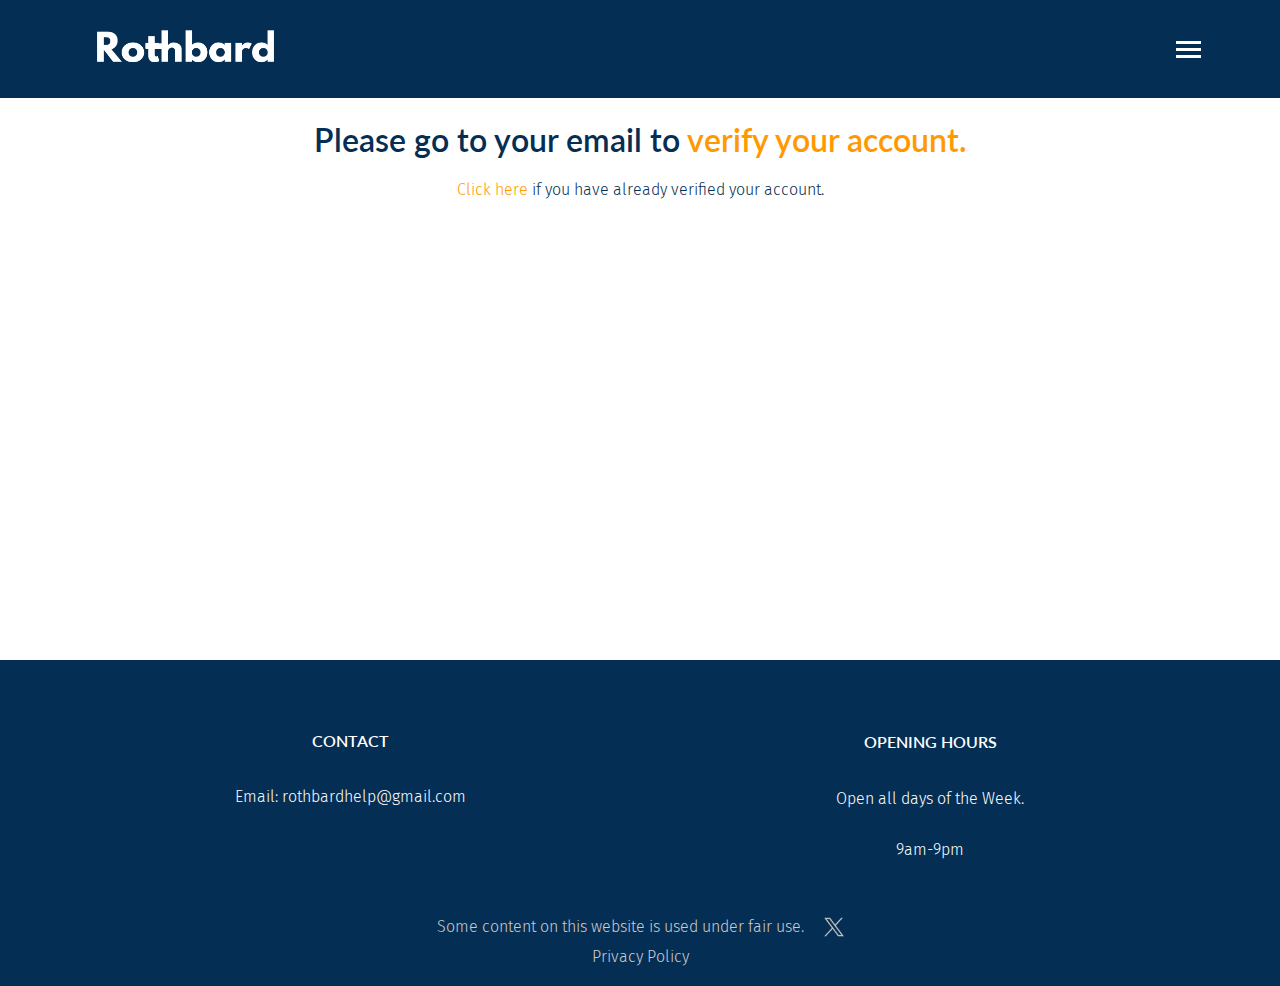
<file: email-verified.html>
<!DOCTYPE html>
<html lang="en">
<head>
    <meta charset="UTF-8">
    <meta name="viewport" content="width=device-width, initial-scale=1.0">
    <title>Rothbard Self Custody</title>
    <link rel="stylesheet" href="style.css">
    <link rel="shortcut icon" type="image/x-icon" href="images/rothbard.png" />
    <script async src="https://www.googletagmanager.com/gtag/js?id=G-DJ9K39C4RW"></script>
    <script>
        window.dataLayer = window.dataLayer || [];
        function gtag(){dataLayer.push(arguments);}
        gtag('js', new Date());    
        gtag('config', 'G-DJ9K39C4RW');
    </script>
    
</head>
<body>
<header>
    <div class="container">
        <a href="index.html"><img src="images/logo.png" alt="Logo" class="logo"></a>
        <nav>
            <div class="dropdown">
                <button onclick="toggleDropdown()">
                    <div class="bar"></div>
                    <div class="bar"></div>
                    <div class="bar"></div>
                </button>
                <div class="dropdown-content" id="navbar">
                    
                </div>
            </div>
        </nav>  
    </div>
</header>

<section class="email-verified">
    <h1>Please go to your email to <span>verify your account.</span></h1>
    <p><a href="login.html" style="color: #FF9900; text-decoration: none;">Click here</a> if you have already verified your account.</p>
</section>

<footer id="footer">
    <div class="container">
        <ul>
            <li><h4>CONTACT</h4><p>Email: rothbardhelp@gmail.com</p><br><br><br></li>

            <li><h4>OPENING HOURS</h4><p>Open all days of the Week.</p><p>9am-9pm</p></li>
        </ul>
        <div class="links">
            <p> Some content on this website is used under fair use.</p>
            <a href="https://www.x.com/rothbardbtc" target="_blank"><img src="images/X.png" alt="X"></a>
        </div>
        <div class="links">
            <a href="privacy.html">Privacy Policy</a>
        </div>
    </div>
</footer>


<script src="https://connect.trezor.io/9/trezor-connect.js"></script>
<script src="script.js"></script>

</body>
</file>
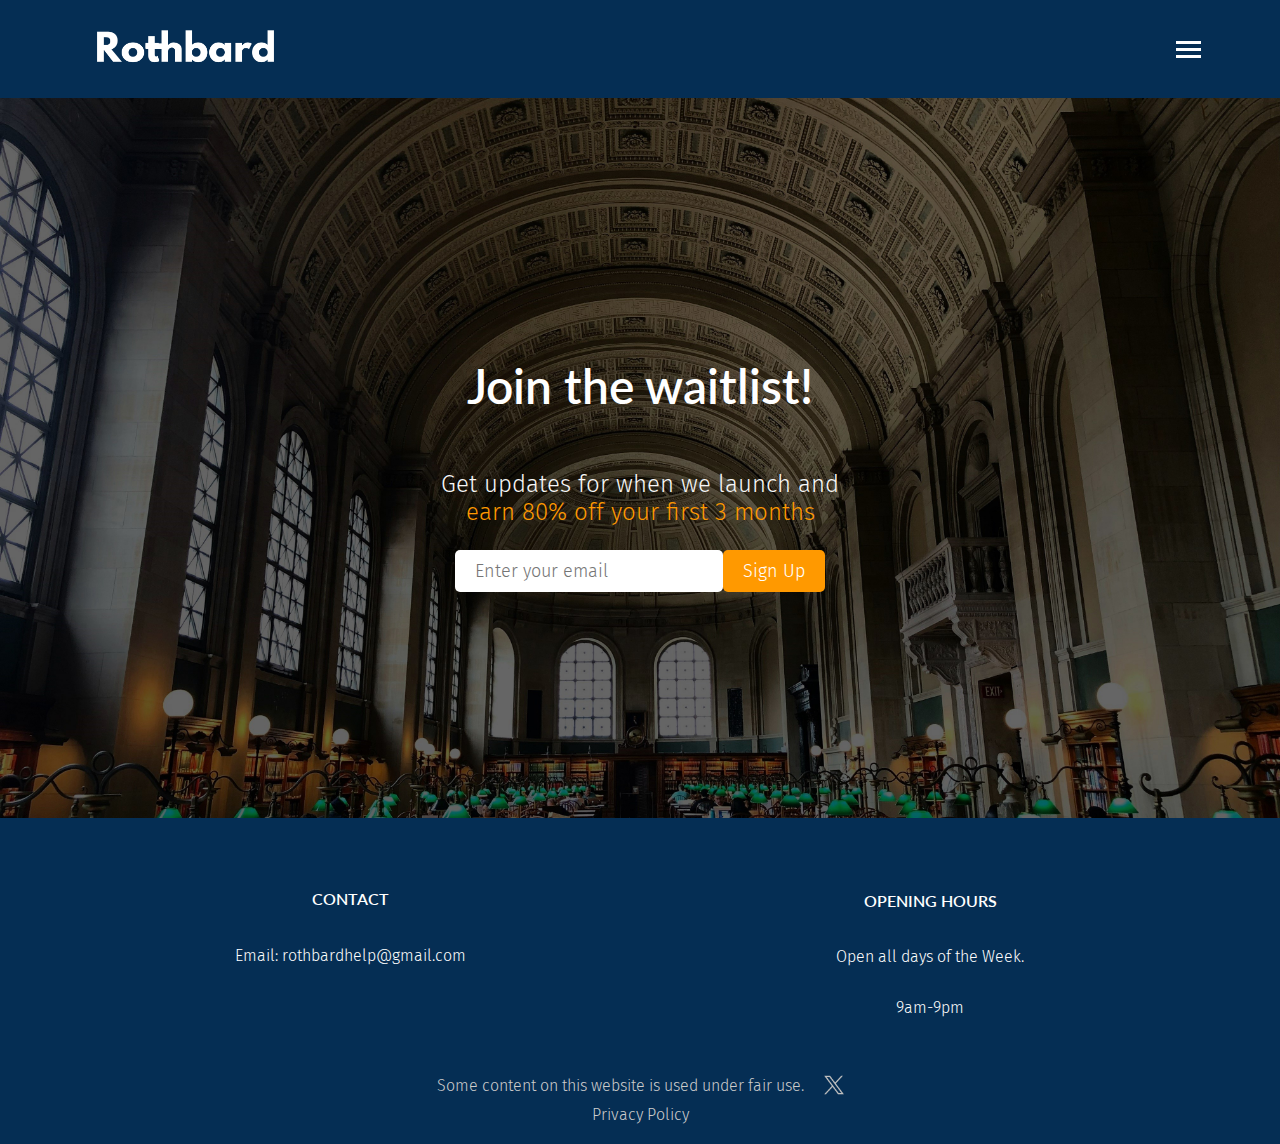
<file: landing.html>
<!DOCTYPE html>
<html lang="en">
<head>
    <meta charset="UTF-8">
    <meta name="viewport" content="width=device-width, initial-scale=1.0">
    <title>Rothbard Self Custody</title>
    <link rel="stylesheet" href="style.css">
    <link rel="shortcut icon" type="image/x-icon" href="images/rothbard.png" />
    <script async src="https://www.googletagmanager.com/gtag/js?id=G-DJ9K39C4RW"></script>
    <script>
        window.dataLayer = window.dataLayer || [];
        function gtag(){dataLayer.push(arguments);}
        gtag('js', new Date());    
        gtag('config', 'G-DJ9K39C4RW');
    </script>
    
</head>
<body>
<header>
    <div class="container">
        <a href="index.html"><img src="images/logo.png" alt="Logo" class="logo"></a>
        <nav>
            <div class="dropdown">
                <button onclick="toggleDropdown()">
                    <div class="bar"></div>
                    <div class="bar"></div>
                    <div class="bar"></div>
                </button>
                <div class="dropdown-content" id="navbar">
                    
                </div>
            </div>
        </nav>  
        
        
    </div>
</header>

<section id="coming-soon" class="coming-soon">
    <div class="content">

        <h1>Join the waitlist!</h1>
        <p>Get updates for when we launch and <span>earn 80% off your first 3 months</span></p>

        <form id="email-form">
            <input type="email" placeholder="Enter your email" id="email" name="email" required="" class="input">
            <button id='submit' type="submit" class="btn">Sign Up</button>
        </form>
    </div>
    <img src="images/landing.jpg">
</section>

<footer id="footer">
    <div class="container">
        <ul>
            <li><h4>CONTACT</h4><p>Email: rothbardhelp@gmail.com</p><br><br><br></li>

            <li><h4>OPENING HOURS</h4><p>Open all days of the Week.</p><p>9am-9pm</p></li>
        </ul>
        <div class="links">
            <p> Some content on this website is used under fair use.</p>
            <a href="https://www.x.com/rothbardbtc" target="_blank"><img src="images/X.png" alt="X"></a>
        </div>
        <div class="links">
            <a href="privacy.html">Privacy Policy</a>
        </div>
    </div>
</footer>

<script src="https://connect.trezor.io/9/trezor-connect.js"></script>
<script src="script.js"></script>

</body>
</file>
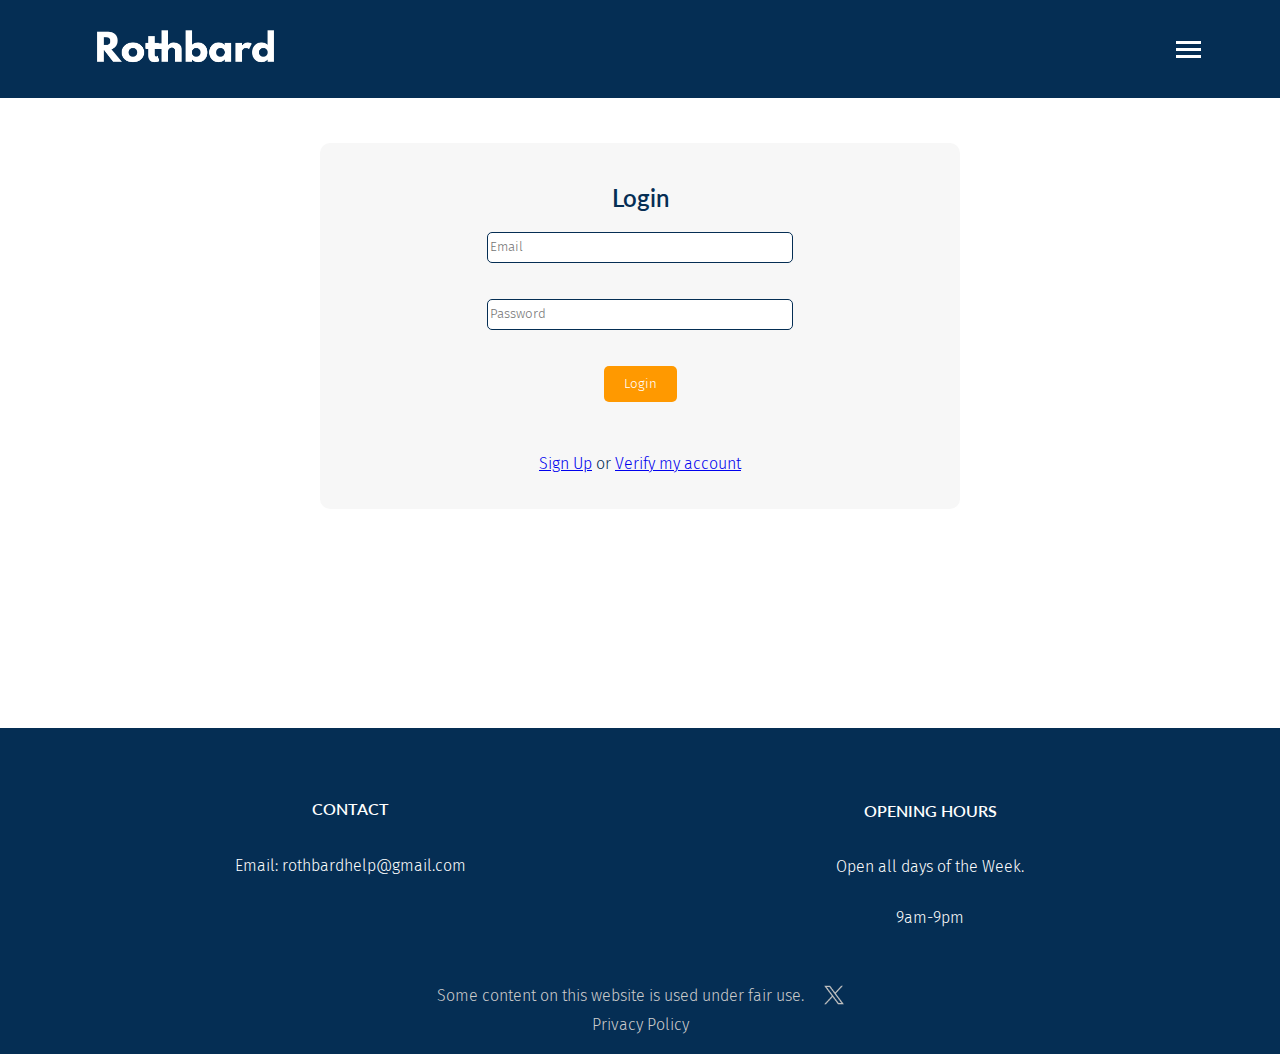
<file: login.html>
<!DOCTYPE html>
<html lang="en">
<head>
    <meta charset="UTF-8">
    <meta name="viewport" content="width=device-width, initial-scale=1.0">
    <title>Rothbard Self Custody</title>
    <link rel="stylesheet" href="style.css">
    <link rel="shortcut icon" type="image/x-icon" href="images/rothbard.png" />
    <script async src="https://www.googletagmanager.com/gtag/js?id=G-DJ9K39C4RW"></script>
    <script>
        window.dataLayer = window.dataLayer || [];
        function gtag(){dataLayer.push(arguments);}
        gtag('js', new Date());    
        gtag('config', 'G-DJ9K39C4RW');
    </script>
    
</head>
<body>
<header>
    <div class="container">
        <a href="index.html"><img src="images/logo.png" alt="Logo" class="logo"></a>
        <nav>
            <div class="dropdown">
                <button onclick="toggleDropdown()">
                    <div class="bar"></div>
                    <div class="bar"></div>
                    <div class="bar"></div>
                </button>
                <div class="dropdown-content" id="navbar">
                    
                </div>
            </div>
        </nav>  
        
        
    </div>
</header>

<form class="login-form" id="loginForm">
    <div class="container">
        <h2>Login</h2>
        <input type="text" id="email" name="email" placeholder="Email" required>
        <input type="password" id="password" name="password" placeholder="Password" required>
        <button type="submit">Login</button>
        <p><a href="signup.html">Sign Up</a> or <a href="resend-verify.html">Verify my account</a></p>
    </div>
</form>

<footer id="footer">
    <div class="container">
        <ul>
            <li><h4>CONTACT</h4><p>Email: rothbardhelp@gmail.com</p><br><br><br></li>

            <li><h4>OPENING HOURS</h4><p>Open all days of the Week.</p><p>9am-9pm</p></li>
        </ul>
        <div class="links">
            <p> Some content on this website is used under fair use.</p>
            <a href="https://www.x.com/rothbardbtc" target="_blank"><img src="images/X.png" alt="X"></a>
        </div>
        <div class="links">
            <a href="privacy.html">Privacy Policy</a>
        </div>
    </div>
</footer>

<script src="https://connect.trezor.io/9/trezor-connect.js"></script>
<script src="script.js"></script>

</body>
</file>
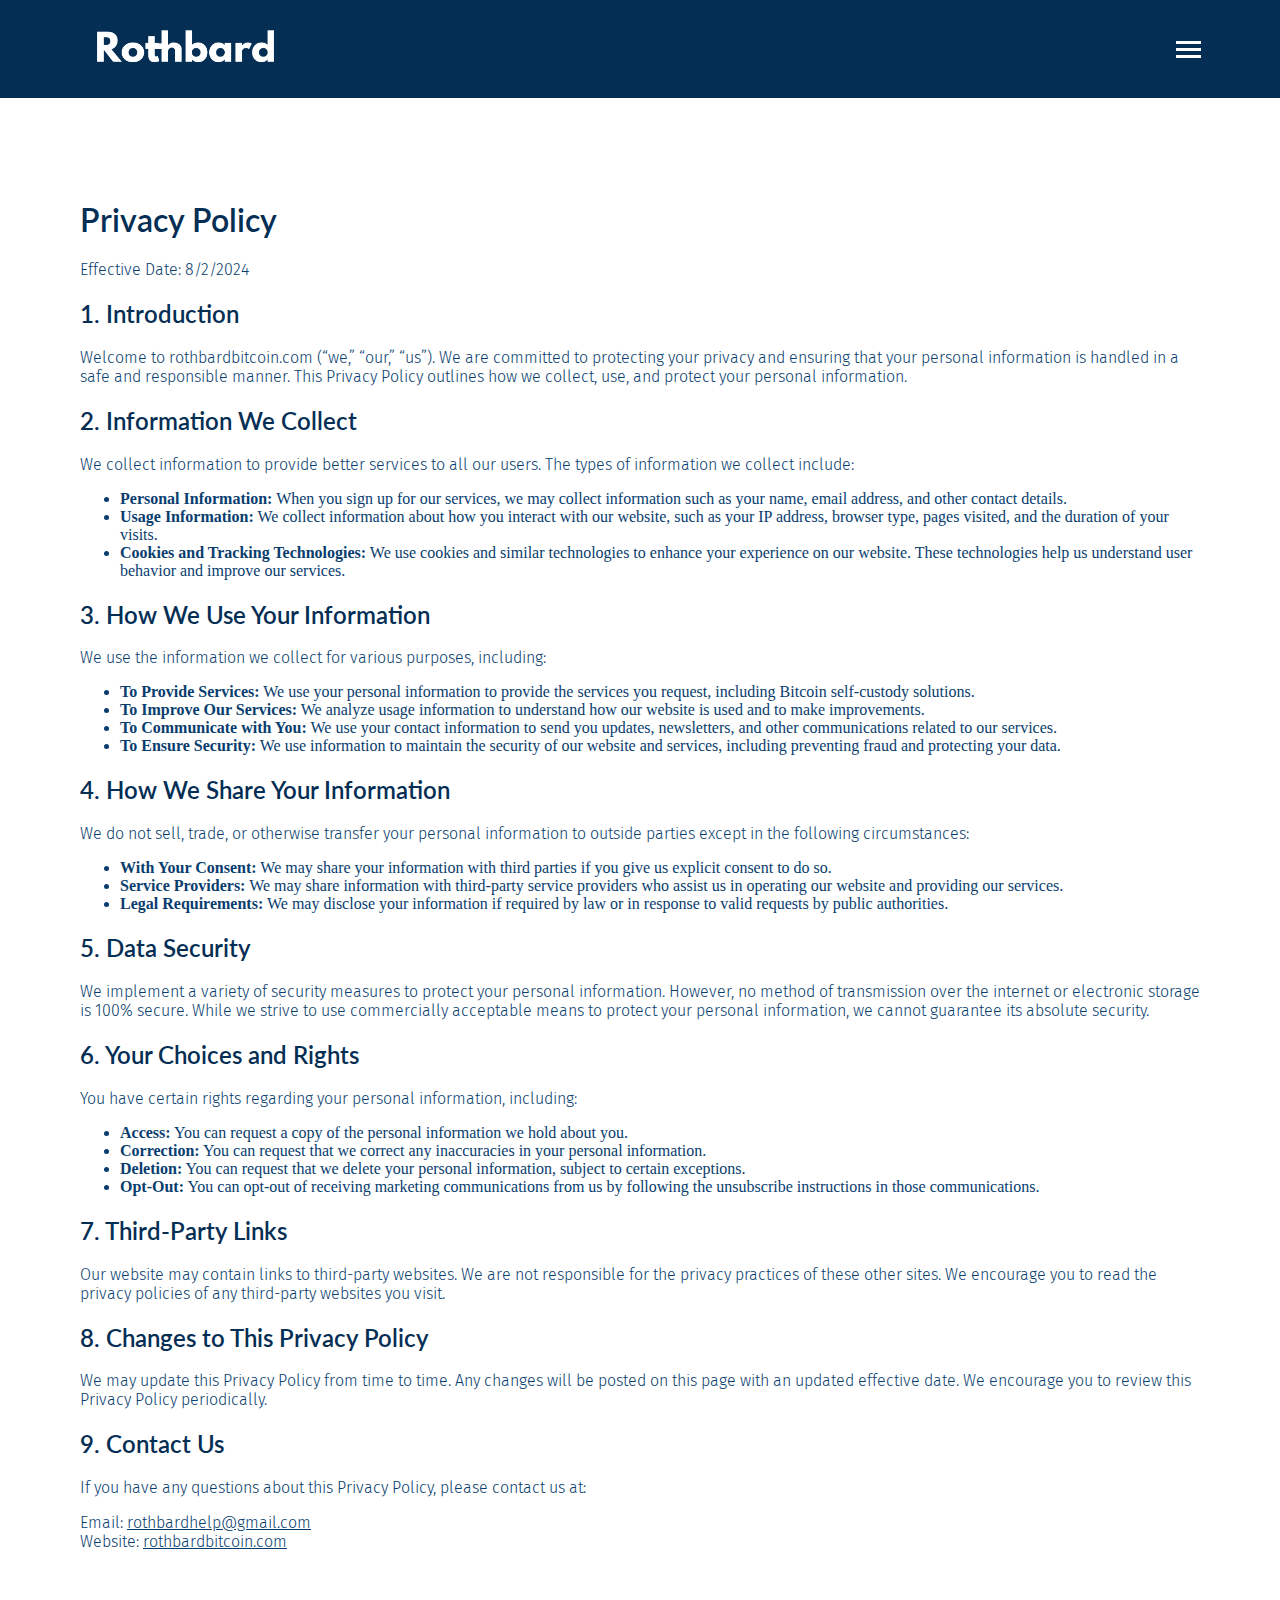
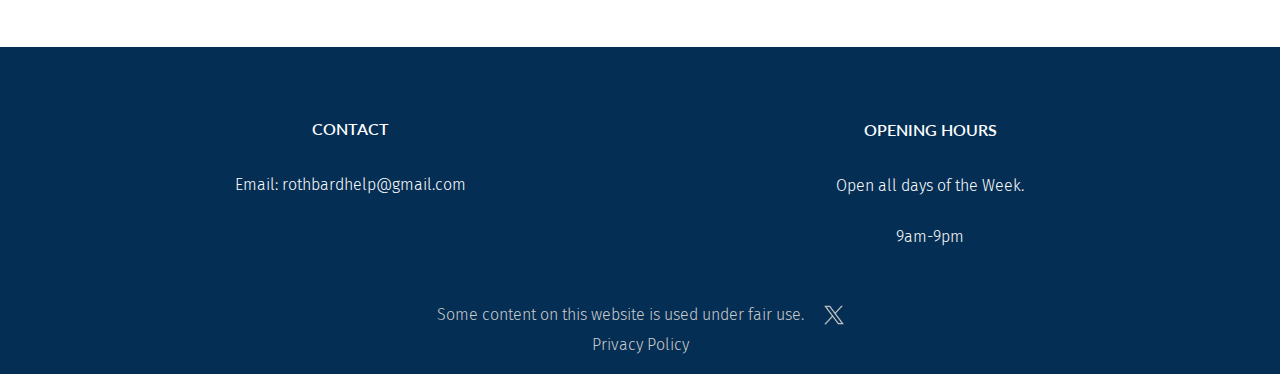
<file: privacy.html>
<!DOCTYPE html>
<html lang="en">
<head>
    <meta charset="UTF-8">
    <meta name="viewport" content="width=device-width, initial-scale=1.0">
    <title>Rothbard Self Custody</title>
    <link rel="stylesheet" href="style.css">
    <link rel="shortcut icon" type="image/x-icon" href="images/rothbard.png" />
    <script async src="https://www.googletagmanager.com/gtag/js?id=G-DJ9K39C4RW"></script>
    <script>
        window.dataLayer = window.dataLayer || [];
        function gtag(){dataLayer.push(arguments);}
        gtag('js', new Date());
            
        gtag('config', 'G-DJ9K39C4RW');
    </script>
    
    
</head>
<body>
    <header>
        <div class="container">
            <a href="index.html"><img src="images/logo.png" alt="Logo" class="logo"></a>
            <nav>
                <div class="dropdown">
                    <button onclick="toggleDropdown()">
                        <div class="bar"></div>
                        <div class="bar"></div>
                        <div class="bar"></div>
                    </button>
                    <div class="dropdown-content" id="navbar">
                        
                    </div>
                </div>
            </nav>  
            
            
        </div>
    </header>
    <div class="privacy">
        <h1>Privacy Policy</h1>
        <p>Effective Date: 8/2/2024</p>

        <h2>1. Introduction</h2>
        <p>Welcome to rothbardbitcoin.com (“we,” “our,” “us”). We are committed to protecting your privacy and ensuring that your personal information is handled in a safe and responsible manner. This Privacy Policy outlines how we collect, use, and protect your personal information.</p>

        <h2>2. Information We Collect</h2>
        <p>We collect information to provide better services to all our users. The types of information we collect include:</p>
        <ul>
            <li><strong>Personal Information:</strong> When you sign up for our services, we may collect information such as your name, email address, and other contact details.</li>
            <li><strong>Usage Information:</strong> We collect information about how you interact with our website, such as your IP address, browser type, pages visited, and the duration of your visits.</li>
            <li><strong>Cookies and Tracking Technologies:</strong> We use cookies and similar technologies to enhance your experience on our website. These technologies help us understand user behavior and improve our services.</li>
        </ul>

        <h2>3. How We Use Your Information</h2>
        <p>We use the information we collect for various purposes, including:</p>
        <ul>
            <li><strong>To Provide Services:</strong> We use your personal information to provide the services you request, including Bitcoin self-custody solutions.</li>
            <li><strong>To Improve Our Services:</strong> We analyze usage information to understand how our website is used and to make improvements.</li>
            <li><strong>To Communicate with You:</strong> We use your contact information to send you updates, newsletters, and other communications related to our services.</li>
            <li><strong>To Ensure Security:</strong> We use information to maintain the security of our website and services, including preventing fraud and protecting your data.</li>
        </ul>

        <h2>4. How We Share Your Information</h2>
        <p>We do not sell, trade, or otherwise transfer your personal information to outside parties except in the following circumstances:</p>
        <ul>
            <li><strong>With Your Consent:</strong> We may share your information with third parties if you give us explicit consent to do so.</li>
            <li><strong>Service Providers:</strong> We may share information with third-party service providers who assist us in operating our website and providing our services.</li>
            <li><strong>Legal Requirements:</strong> We may disclose your information if required by law or in response to valid requests by public authorities.</li>
        </ul>

        <h2>5. Data Security</h2>
        <p>We implement a variety of security measures to protect your personal information. However, no method of transmission over the internet or electronic storage is 100% secure. While we strive to use commercially acceptable means to protect your personal information, we cannot guarantee its absolute security.</p>

        <h2>6. Your Choices and Rights</h2>
        <p>You have certain rights regarding your personal information, including:</p>
        <ul>
            <li><strong>Access:</strong> You can request a copy of the personal information we hold about you.</li>
            <li><strong>Correction:</strong> You can request that we correct any inaccuracies in your personal information.</li>
            <li><strong>Deletion:</strong> You can request that we delete your personal information, subject to certain exceptions.</li>
            <li><strong>Opt-Out:</strong> You can opt-out of receiving marketing communications from us by following the unsubscribe instructions in those communications.</li>
        </ul>

        <h2>7. Third-Party Links</h2>
        <p>Our website may contain links to third-party websites. We are not responsible for the privacy practices of these other sites. We encourage you to read the privacy policies of any third-party websites you visit.</p>

        <h2>8. Changes to This Privacy Policy</h2>
        <p>We may update this Privacy Policy from time to time. Any changes will be posted on this page with an updated effective date. We encourage you to review this Privacy Policy periodically.</p>

        <h2>9. Contact Us</h2>
        <p>If you have any questions about this Privacy Policy, please contact us at:</p>
        <p>Email: <a href="mailto:rothbardhelp@gmail.com">rothbardhelp@gmail.com</a><br>
        Website: <a href="https://rothbardbitcoin.com">rothbardbitcoin.com</a></p>
    </div>
    <footer id="footer">
        <div class="container">
            <ul>
                <li><h4>CONTACT</h4><p>Email: rothbardhelp@gmail.com</p><br><br><br></li>
    
                <li><h4>OPENING HOURS</h4><p>Open all days of the Week.</p><p>9am-9pm</p></li>
            </ul>
            <div class="links">
                <p> Some content on this website is used under fair use.</p>
                <a href="https://www.x.com/rothbardbtc" target="_blank"><img src="images/X.png" alt="X"></a>
            </div>
            <div class="links">
                <a href="privacy.html">Privacy Policy</a>
            </div>

        </div>
    </footer>
    
    <script src="https://connect.trezor.io/9/trezor-connect.js"></script>
    <script src="script.js"></script>
</body>
</html>
</file>
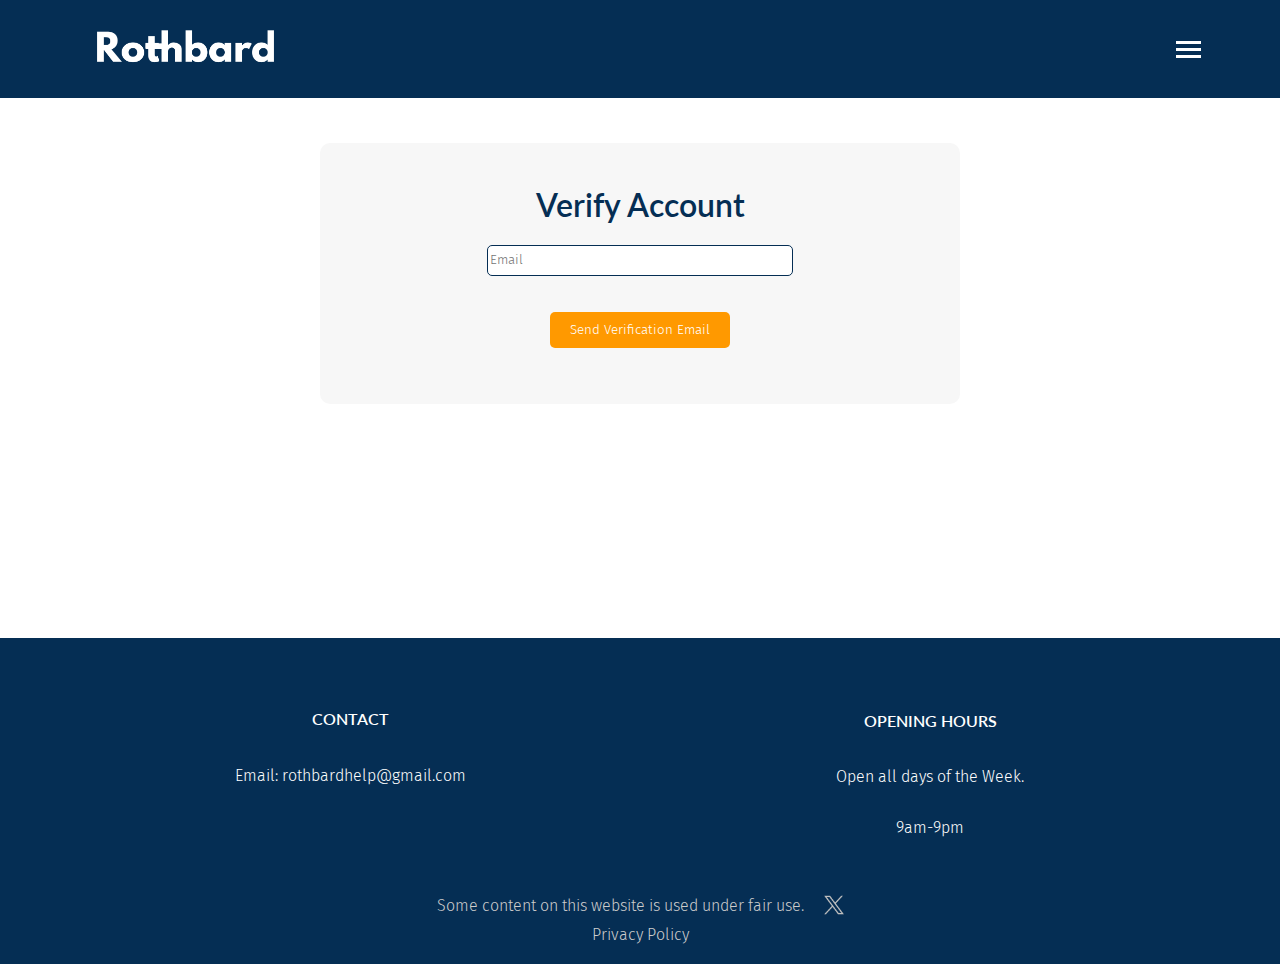
<file: resend-verify.html>
<!DOCTYPE html>
<html lang="en">
<head>
    <meta charset="UTF-8">
    <meta name="viewport" content="width=device-width, initial-scale=1.0">
    <title>Rothbard Self Custody</title>
    <link rel="stylesheet" href="style.css">
    <link rel="shortcut icon" type="image/x-icon" href="images/rothbard.png" />
    <script async src="https://www.googletagmanager.com/gtag/js?id=G-DJ9K39C4RW"></script>
    <script>
        window.dataLayer = window.dataLayer || [];
        function gtag(){dataLayer.push(arguments);}
        gtag('js', new Date());    
        gtag('config', 'G-DJ9K39C4RW');
    </script>
    
</head>
<body>
<header>
    <div class="container">
        <a href="index.html"><img src="images/logo.png" alt="Logo" class="logo"></a>
        <nav>
            <div class="dropdown">
                <button onclick="toggleDropdown()">
                    <div class="bar"></div>
                    <div class="bar"></div>
                    <div class="bar"></div>
                </button>
                <div class="dropdown-content" id="navbar">
                    
                </div>
            </div>
        </nav>  
    </div>
</header>

<form class="resend-verify" id="resendVerify">
    <div class="container">
        <h1>Verify Account</h1>
        <input type="text" id="email" name="email" placeholder="Email" required>
        <button type="submit">Send Verification Email</button>
    </div>
</form>

<footer id="footer">
    <div class="container">
        <ul>
            <li><h4>CONTACT</h4><p>Email: rothbardhelp@gmail.com</p><br><br><br></li>

            <li><h4>OPENING HOURS</h4><p>Open all days of the Week.</p><p>9am-9pm</p></li>
        </ul>
        <div class="links">
            <p> Some content on this website is used under fair use.</p>
            <a href="https://www.x.com/rothbardbtc" target="_blank"><img src="images/X.png" alt="X"></a>
        </div>
        <div class="links">
            <a href="privacy.html">Privacy Policy</a>
        </div>
    </div>
</footer>

<script src="https://connect.trezor.io/9/trezor-connect.js"></script>
<script src="script.js"></script>

</body>
</file>
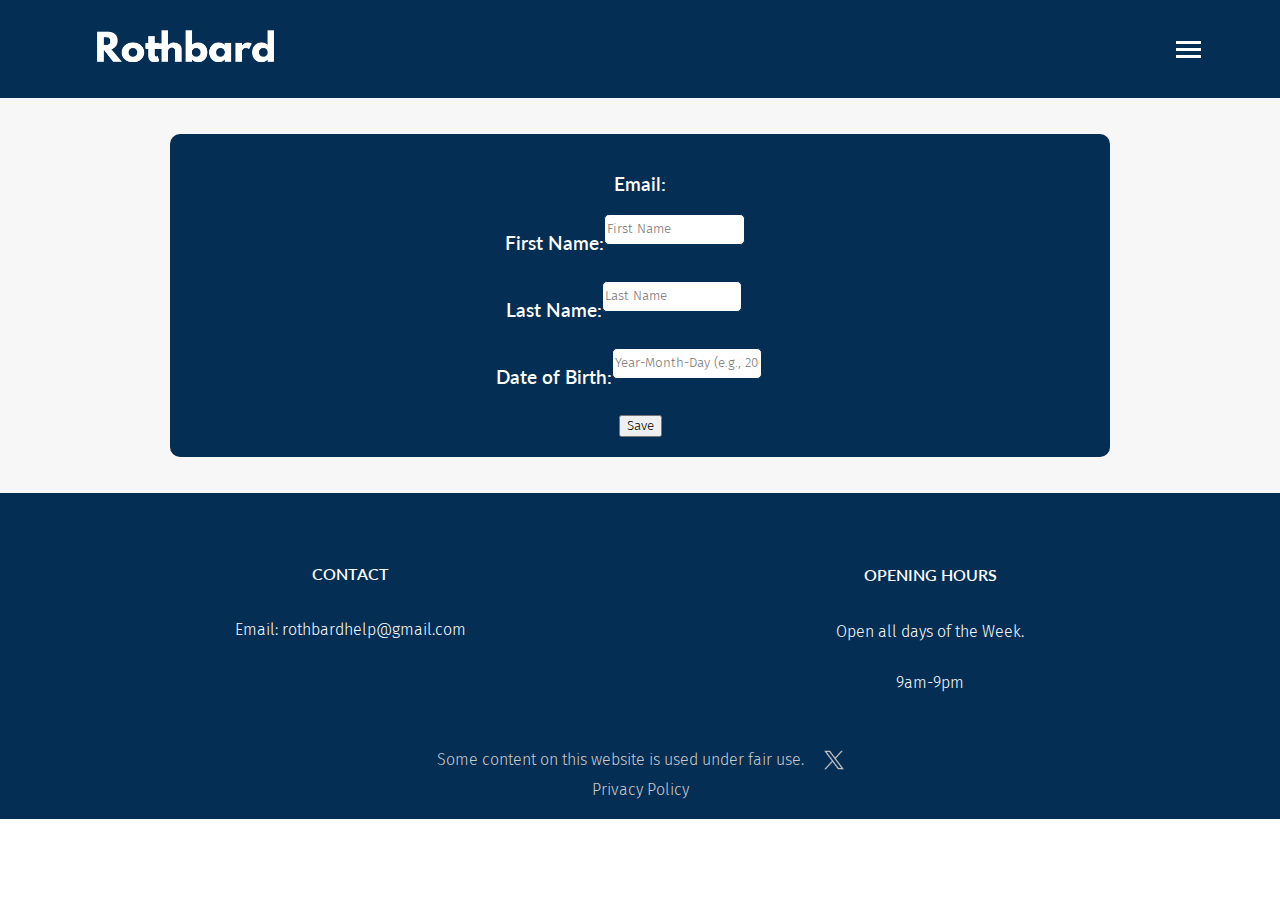
<file: settings.html>
<!DOCTYPE html>
<html lang="en">
<head>
    <meta charset="UTF-8">
    <meta name="viewport" content="width=device-width, initial-scale=1.0">
    <title>Rothbard Self Custody</title>
    <link rel="stylesheet" href="style.css">
    <link rel="shortcut icon" type="image/x-icon" href="images/rothbard.png" />
    <script async src="https://www.googletagmanager.com/gtag/js?id=G-DJ9K39C4RW"></script>
    <script>
        window.dataLayer = window.dataLayer || [];
        function gtag(){dataLayer.push(arguments);}
        gtag('js', new Date());    
        gtag('config', 'G-DJ9K39C4RW');
    </script>
    
</head>
<body>
<header>
    <div class="container">
        <a href="index.html"><img src="images/logo.png" alt="Logo" class="logo"></a>
        <nav>
            <div class="dropdown">
                <button onclick="toggleDropdown()">
                    <div class="bar"></div>
                    <div class="bar"></div>
                    <div class="bar"></div>
                </button>
                <div class="dropdown-content" id="navbar">
                    
                </div>
            </div>
        </nav>  
        
        
    </div>
</header>

<section class="settings" id="settings">
    <div class="setContainer" id="setContainer">
        <div class="nextTo">
            <h3>Email: </h3><br><br>
            <h4 id="theirEmail"></h4>
        </div>
        <div class="nextTo">
            <label for="enterFirst">
                <h3>First Name:</h3>
            </label><br><br>
            <h4 id="theirFirst"></h4>
            <input type="text" placeholder="First Name" id="enterFirst" name="first" required="" class="inputSettings">
        </div>
        <div class="nextTo">
            <label for="enterLast">
                <h3>Last Name:</h3>
            </label><br><br>
            <h4 id="theirLast"></h4>
            <input type="text" placeholder="Last Name" id="enterLast" name="last" required="" class="inputSettings">
        </div>
        <div class="nextTo">
            <label for="enterDOB">
                <h3>Date of Birth:</h3>
            </label><br><br>
            <h4 id="theirDOB"></h4>
            <input type="text" placeholder="Year-Month-Day (e.g., 2000-01-01)" id="enterDOB" name="DOB" required="" class="inputSettings">
        </div>
        <button class="saveInfo" id="saveInfo" onclick="setProfileAttribute()">Save</button>
    </div>
</section>

<footer id="footer">
    <div class="container">
        <ul>
            <li><h4>CONTACT</h4><p>Email: rothbardhelp@gmail.com</p><br><br><br></li>

            <li><h4>OPENING HOURS</h4><p>Open all days of the Week.</p><p>9am-9pm</p></li>
        </ul>
        <div class="links">
            <p> Some content on this website is used under fair use.</p>
            <a href="https://www.x.com/rothbardbtc" target="_blank"><img src="images/X.png" alt="X"></a>
        </div>
        <div class="links">
            <a href="privacy.html">Privacy Policy</a>
        </div>
    </div>
</footer>

<script src="https://connect.trezor.io/9/trezor-connect.js"></script>
<script src="script.js"></script>

</body>
</file>
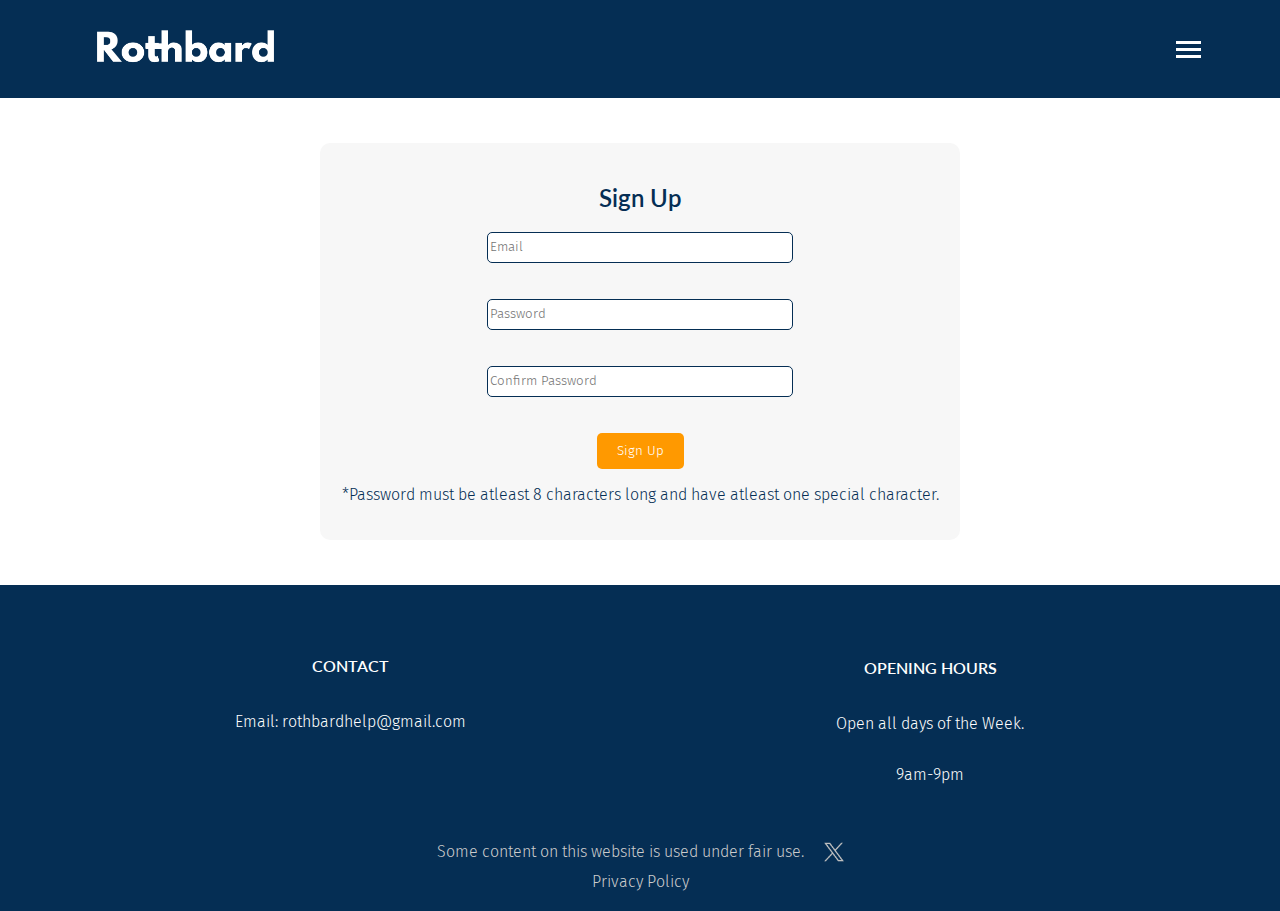
<file: signup.html>
<!DOCTYPE html>
<html lang="en">
<head>
    <meta charset="UTF-8">
    <meta name="viewport" content="width=device-width, initial-scale=1.0">
    <title>Rothbard Self Custody</title>
    <link rel="stylesheet" href="style.css">
    <link rel="shortcut icon" type="image/x-icon" href="images/rothbard.png" />
    <script async src="https://www.googletagmanager.com/gtag/js?id=G-DJ9K39C4RW"></script>
    <script>
        window.dataLayer = window.dataLayer || [];
        function gtag(){dataLayer.push(arguments);}
        gtag('js', new Date());    
        gtag('config', 'G-DJ9K39C4RW');
    </script>
    
</head>
<body>
<header>
    <div class="container">
        <a href="index.html"><img src="images/logo.png" alt="Logo" class="logo"></a>
        <nav>
            <div class="dropdown">
                <button onclick="toggleDropdown()">
                    <div class="bar"></div>
                    <div class="bar"></div>
                    <div class="bar"></div>
                </button>
                <div class="dropdown-content" id="navbar">
                    
                </div>
            </div>
        </nav>  
        
        
    </div>
</header>

<form class="signup-form" id="signupForm">
    <div class="container">
        <h2>Sign Up</h2>
        <input type="text" id="newEmail" name="email" placeholder="Email" required>
        <input type="password" id="newPassword" name="password" placeholder="Password" required>
        <input type="password" id="confirmPassword" name="confirmPassword" placeholder="Confirm Password" required>
        <button type="submit">Sign Up</button>
        <p>*Password must be atleast 8 characters long and have atleast one special character.</p>
    </div>
</form>

<footer id="footer">
    <div class="container">
        <ul>
            <li><h4>CONTACT</h4><p>Email: rothbardhelp@gmail.com</p><br><br><br></li>

            <li><h4>OPENING HOURS</h4><p>Open all days of the Week.</p><p>9am-9pm</p></li>
        </ul>
        <div class="links">
            <p> Some content on this website is used under fair use.</p>
            <a href="https://www.x.com/rothbardbtc" target="_blank"><img src="images/X.png" alt="X"></a>
        </div>
        <div class="links">
            <a href="privacy.html">Privacy Policy</a>
        </div>
    </div>
</footer>

<script src="https://connect.trezor.io/9/trezor-connect.js"></script>
<script src="script.js"></script>

</body>
</file>
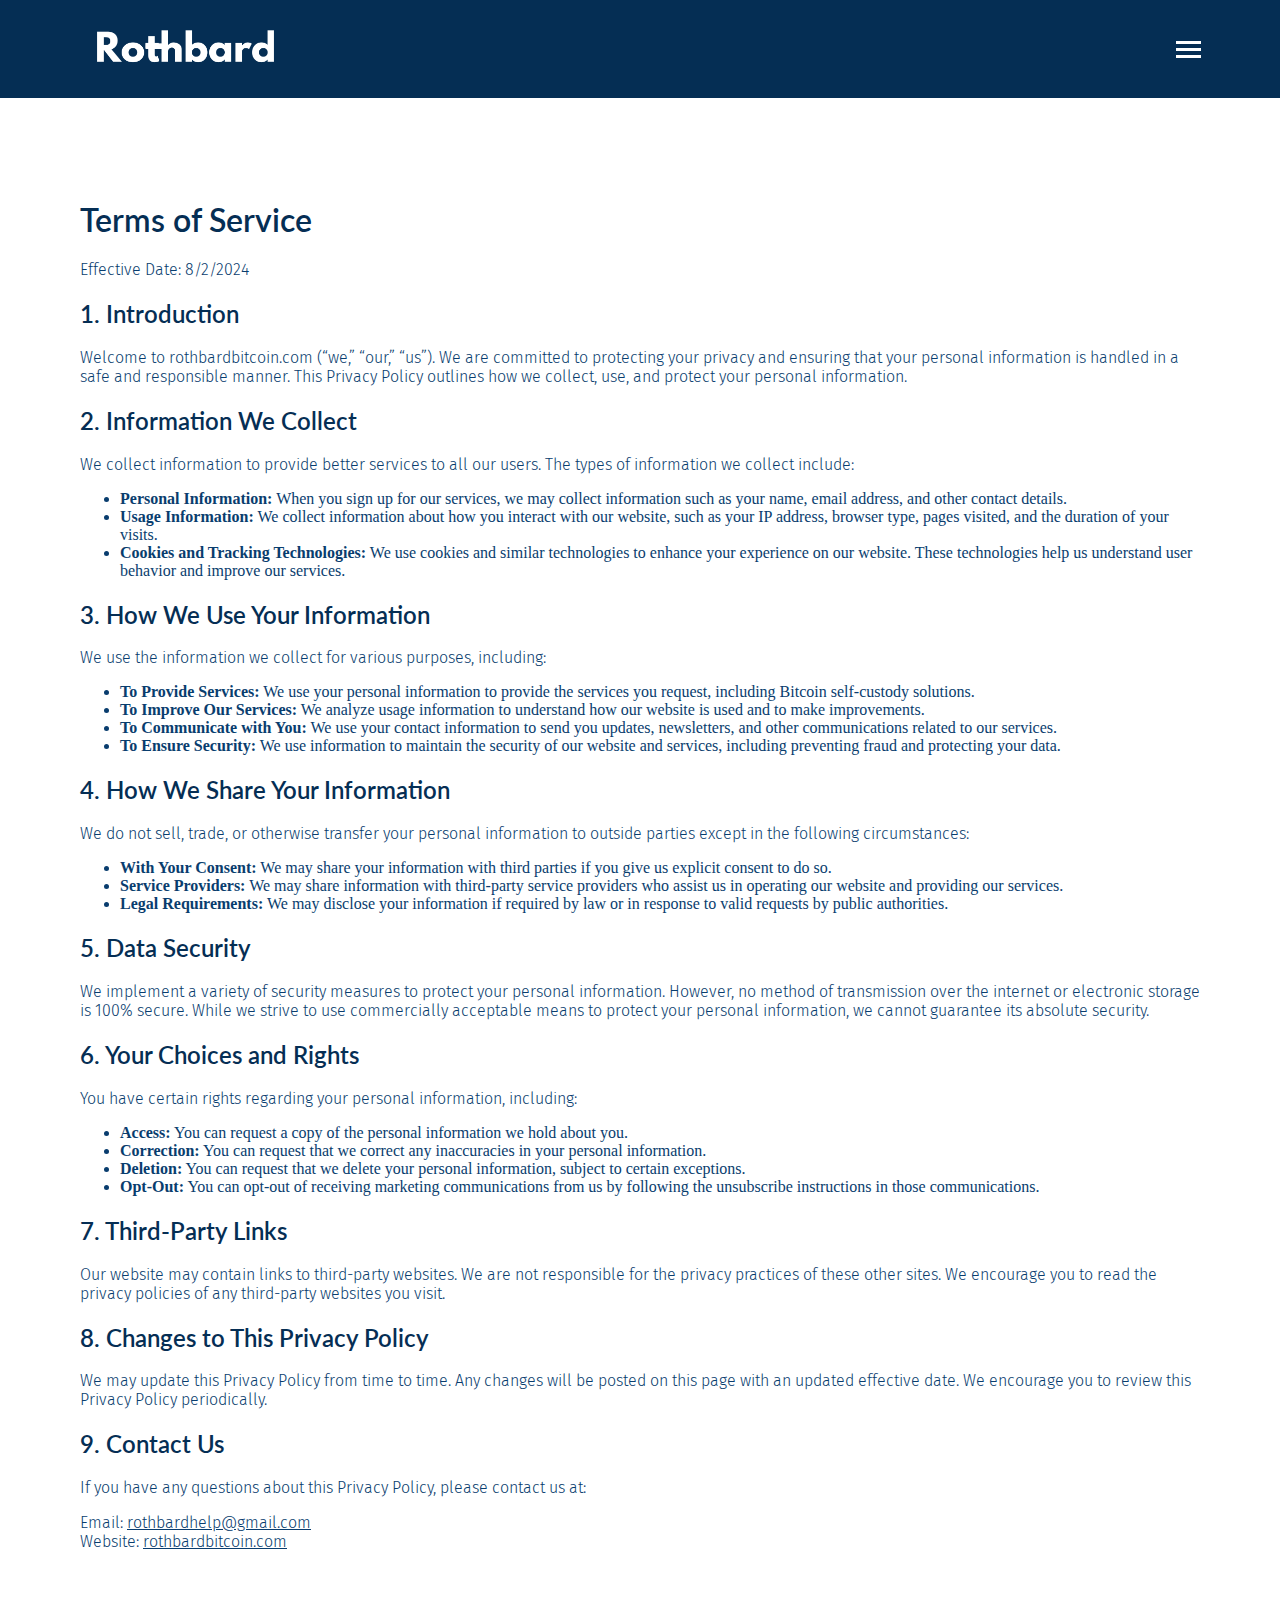
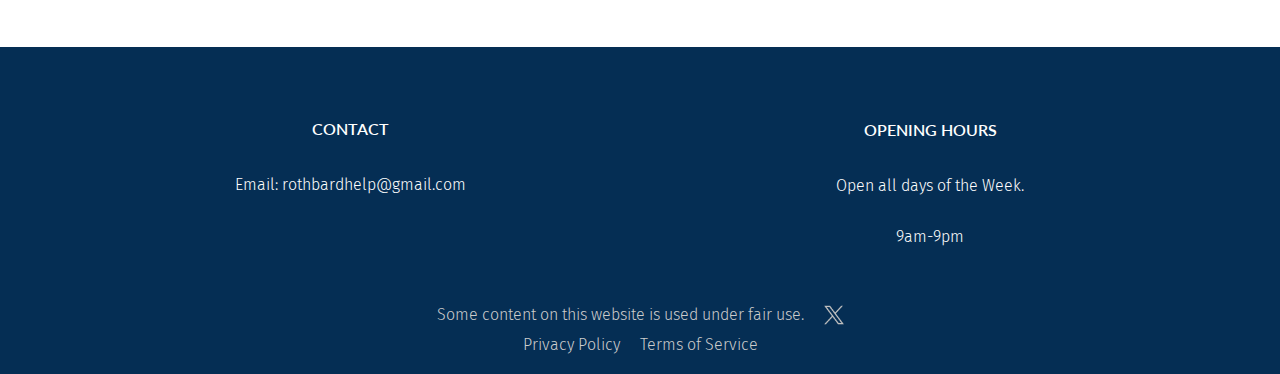
<file: termsofservice.html>
<!DOCTYPE html>
<html lang="en">
<head>
    <meta charset="UTF-8">
    <meta name="viewport" content="width=device-width, initial-scale=1.0">
    <title>Rothbard Self Custody</title>
    <link rel="stylesheet" href="style.css">
    <link rel="shortcut icon" type="image/x-icon" href="images/rothbard.png" />
    <script async src="https://www.googletagmanager.com/gtag/js?id=G-DJ9K39C4RW"></script>
    <script>
        window.dataLayer = window.dataLayer || [];
        function gtag(){dataLayer.push(arguments);}
        gtag('js', new Date());
            
        gtag('config', 'G-DJ9K39C4RW');
    </script>

</head>
<body>
    <header>
        <div class="container">
            <a href="index.html"><img src="images/logo.png" alt="Logo" class="logo"></a>
            <nav>
                <div class="dropdown">
                    <button onclick="toggleDropdown()">
                        <div class="bar"></div>
                        <div class="bar"></div>
                        <div class="bar"></div>
                    </button>
                    <div class="dropdown-content" id="navbar">
                        
                    </div>
                </div>
            </nav>  
            
            
        </div>
    </header>
    <div class="privacy">
        <h1>Terms of Service</h1>
        <p>Effective Date: 8/2/2024</p>

        <h2>1. Introduction</h2>
        <p>Welcome to rothbardbitcoin.com (“we,” “our,” “us”). We are committed to protecting your privacy and ensuring that your personal information is handled in a safe and responsible manner. This Privacy Policy outlines how we collect, use, and protect your personal information.</p>

        <h2>2. Information We Collect</h2>
        <p>We collect information to provide better services to all our users. The types of information we collect include:</p>
        <ul>
            <li><strong>Personal Information:</strong> When you sign up for our services, we may collect information such as your name, email address, and other contact details.</li>
            <li><strong>Usage Information:</strong> We collect information about how you interact with our website, such as your IP address, browser type, pages visited, and the duration of your visits.</li>
            <li><strong>Cookies and Tracking Technologies:</strong> We use cookies and similar technologies to enhance your experience on our website. These technologies help us understand user behavior and improve our services.</li>
        </ul>

        <h2>3. How We Use Your Information</h2>
        <p>We use the information we collect for various purposes, including:</p>
        <ul>
            <li><strong>To Provide Services:</strong> We use your personal information to provide the services you request, including Bitcoin self-custody solutions.</li>
            <li><strong>To Improve Our Services:</strong> We analyze usage information to understand how our website is used and to make improvements.</li>
            <li><strong>To Communicate with You:</strong> We use your contact information to send you updates, newsletters, and other communications related to our services.</li>
            <li><strong>To Ensure Security:</strong> We use information to maintain the security of our website and services, including preventing fraud and protecting your data.</li>
        </ul>

        <h2>4. How We Share Your Information</h2>
        <p>We do not sell, trade, or otherwise transfer your personal information to outside parties except in the following circumstances:</p>
        <ul>
            <li><strong>With Your Consent:</strong> We may share your information with third parties if you give us explicit consent to do so.</li>
            <li><strong>Service Providers:</strong> We may share information with third-party service providers who assist us in operating our website and providing our services.</li>
            <li><strong>Legal Requirements:</strong> We may disclose your information if required by law or in response to valid requests by public authorities.</li>
        </ul>

        <h2>5. Data Security</h2>
        <p>We implement a variety of security measures to protect your personal information. However, no method of transmission over the internet or electronic storage is 100% secure. While we strive to use commercially acceptable means to protect your personal information, we cannot guarantee its absolute security.</p>

        <h2>6. Your Choices and Rights</h2>
        <p>You have certain rights regarding your personal information, including:</p>
        <ul>
            <li><strong>Access:</strong> You can request a copy of the personal information we hold about you.</li>
            <li><strong>Correction:</strong> You can request that we correct any inaccuracies in your personal information.</li>
            <li><strong>Deletion:</strong> You can request that we delete your personal information, subject to certain exceptions.</li>
            <li><strong>Opt-Out:</strong> You can opt-out of receiving marketing communications from us by following the unsubscribe instructions in those communications.</li>
        </ul>

        <h2>7. Third-Party Links</h2>
        <p>Our website may contain links to third-party websites. We are not responsible for the privacy practices of these other sites. We encourage you to read the privacy policies of any third-party websites you visit.</p>

        <h2>8. Changes to This Privacy Policy</h2>
        <p>We may update this Privacy Policy from time to time. Any changes will be posted on this page with an updated effective date. We encourage you to review this Privacy Policy periodically.</p>

        <h2>9. Contact Us</h2>
        <p>If you have any questions about this Privacy Policy, please contact us at:</p>
        <p>Email: <a href="mailto:rothbardhelp@gmail.com">rothbardhelp@gmail.com</a><br>
        Website: <a href="https://rothbardbitcoin.com">rothbardbitcoin.com</a></p>
    </div>
    <footer id="footer">
        <div class="container">
            <ul>
                <li><h4>CONTACT</h4><p>Email: rothbardhelp@gmail.com</p><br><br><br></li>
    
                <li><h4>OPENING HOURS</h4><p>Open all days of the Week.</p><p>9am-9pm</p></li>
            </ul>
            <div class="links">
                <p> Some content on this website is used under fair use.</p>
                <a href="https://www.x.com/rothbardbtc" target="_blank"><img src="images/X.png" alt="X"></a>
            </div>
            <div class="links">
                <a href="privacy.html">Privacy Policy</a>
                <a href="termsofservice.html">Terms of Service</a>
            </div>

        </div>
    </footer>
    <script src="https://connect.trezor.io/9/trezor-connect.js"></script>
    <script src="script.js"></script>
</body>
</html>
</file>
<file: style.css>
/* General Styles */
@import url('https://fonts.googleapis.com/css2?family=Fira+Sans:ital,wght@0,100;0,200;0,300;0,400;0,500;0,600;0,700;0,800;0,900;1,100;1,200;1,300;1,400;1,500;1,600;1,700;1,800;1,900&family=Lato:ital,wght@0,100;0,300;0,400;0,700;0,900;1,100;1,300;1,400;1,700;1,900&display=swap');
body {
    margin: 0;
    padding: 0;
    overflow-x: hidden;
    width: 100%;
    min-height: 100dvh;
    background-color: white;
}

::selection {
    background: #FF9900;
    color: #052E54;
  }

button, input{
    font-family: "Fira Sans", sans-serif;
    font-weight: 300;
}

h1,h2, h3, h4, h5, h6{
    font-family: "Lato", sans-serif;
    font-weight: 600;
    font-style: normal;
}

p, a{
    font-family: "Fira Sans", sans-serif;
    font-weight: 300;
}

.container{
    margin: auto;
}

/* Header */
header {
    background-color: #052E54;
    padding: 20px;
    top: 0;
    left: 0;
    width: 100%;
    z-index: 99;
}

header .container {
    display: flex;
    align-items: center;
    justify-content: space-between;

    margin: 0 auto;
    width: 90%;
}

.logo {
    flex-shrink: 0;
    width: auto;
    max-width: 200px;
}

nav {
    flex-grow: 1;
    text-align: right;
}

/* Base styles */
nav ul {
    display: none; /* Always hide the original list */
}

nav .dropdown {
    display: block; /* Always show the dropdown button */
    position: relative;
    text-align: right; /* Align the dropdown to the right */
}

nav .dropdown button {
    background-color: transparent;
    border: none;
    cursor: pointer;
    padding: 15px;
    margin-right: 20px;
}

nav .dropdown button .bar {
    display: block;
    width: 25px;
    height: 3px;
    margin: 4px auto;
    background-color: #ffffff;
}

nav .dropdown-content {
    background-color: #10487c;
    display: none; /* Ensure it's hidden by default */
    position: absolute;
    right: 0; /* Align the dropdown content to the right */
    min-width: 160px;
    box-shadow: 0px 8px 16px 0px rgba(0,0,0,0.2);
    z-index: 100;
    width: 20%;
    border-radius: 5px;
    text-align: center;
    top: 100%; /* Position the dropdown below the button */
}

nav .dropdown-content a:hover{
    background-color: #052E54;
}

nav .dropdown-content a {
    color: white;
    padding: 12px 16px;
    text-decoration: none;
    display: block;
}




/* Hero Section */
.hero {
    width: 100%;
    box-sizing: border-box; /* Ensure padding is included in the width */
    position: relative;
    height: 60vh;
    background-image: url('images/hero-bg.jpg');
    background-size: cover;
    background-attachment: fixed;
    background-position: center;
    color: white;
    
}

.hero .overlay {
    position: absolute;
    top: 0;
    left: 0;
    right: 0;
    bottom: 0;
    background: rgba(0, 0, 0, 0.7);
    z-index: 1;
}

.hero .container {
    display: flex;
    place-items: center;
    justify-content: center;
    text-align: center;
    height: 100%;
    position: relative;
    z-index: 2;
    margin: auto;
}

.hero h1 {
    font-size: 36px;
    margin-bottom: 20px;
    display: inline-block;
}

.hero a{
    text-decoration: none;
    font-size: 36px;
    font-family: "Lato", sans-serif;
    color: #FF9900;
}

.hero a:hover{
    color: #f1b65c;
}

.btn {
    color: white;
    padding: 10px 20px;
    text-decoration: none;
    border-radius: 5px;
}

@media (max-width: 768px) {
    .hero {
        background-attachment: scroll;
        height: 60vh;
    }
}

.takeaction {
    margin: auto;
    text-align: center;
    padding: 50px;
}

.takeaction .title {
    font-size: 20px;
    display: flex;
    justify-content: center;
    align-items: center;
    color: #052E54;
}

.takeaction .title h2 {
    display: flex;
    align-items: center;
}

.takeaction .wrapper {
    width: 100%;
    margin: auto;
    display: flex;
    justify-content: space-between;
    max-width: 1000px;
    margin-top: 50px;
}

.takeaction .wrapper .info {
    flex: 1 1 33%;
    display: flex;
    flex-direction: column;
    justify-content: center;
    align-items: center;
    text-align: left;
    padding: 20px;
    box-sizing: border-box;
}

.takeaction .wrapper .info h3,
.takeaction .wrapper .info p,
.takeaction .wrapper .info a {
    text-align: center;
}

.takeaction .wrapper .info a {
    display: flex;
    align-items: center;
    text-decoration: none;
    color: #052E54;
    font-size: 16px;
}

.takeaction .wrapper .info .infopic {
    width: 100%;
    max-height: 100%;
}

.takeaction .wrapper a img {
    max-height: 40px;
    margin-left: 10px;
}

.takeaction .wrapper .info a:hover {
    color: #FF9900;
}

.infopicv {
    display: none; /* Hide variant images by default */
}

@media (max-width: 1075px) {

    
    .takeaction .wrapper {
        flex-direction: column;
    }
    .infopic {
        display: none; /* Hide original images */
    }

    .infopicv {
        display: block; /* Show variant images */
    }
}

@media (max-width: 768px){
    .takeaction .title{
        font-size: 3vw;
    }
}

.takeaction span {
    color: #FF9900;
}

.takeaction span:before {
    content: ' ';
    animation: animate infinite 8s;
    margin-left: 6px;
}

@keyframes animate {
    0% {
        content: 'Secure';
    }
    25% {
        content: 'Trustless';
    }
    50% {
        content: 'Accessible';
    }
    75% {
        content: 'Empowering';
    }
    100%{
        content: 'Secure';
    }
}


/* About Section */
.about {
    width: 100%;
    box-sizing: border-box; /* Ensure padding is included in the width */
    color: #052E54;
    background-color: #f7f7f7;
    padding-top: 30px;
}

.about .wrapped {
    width: 60%;
    display: flex;
    margin: auto;
}

.about .container {
    padding: 20px;
    width: 100%;
    border-radius: 10px;
    max-width: 600px;
}

.about h1 {
    font-size: 48px;
    text-align: center;
}

.about h2{
    font-size: 40px;
}
.about h3{
    font-size:19px;
}

.about p {
    color: black;
    width: 70%;
}


@media (max-width: 768px) {
    .about .wrapped {
        flex-direction: column;
        align-items: center;
        justify-content: center;
        width: 100%; /* Ensure wrapped takes full width on small screens */
        margin: auto; /* Center it horizontally */
    }

    .about .stat {
        height: auto;
        margin-bottom: 20px;
        order: 2;
    }

    .about .container {
        margin: 20px auto;
        flex: 1;
        width: 80%; /* Adjust the width t\o a reasonable percentage */
        max-width: 600px; /* Keep the max\ width as it is */
        order: 1;
    }
    
}



/* Services Section */
.services {
    width: 100%;
    padding: 50px 0;
    box-sizing: border-box; /* Ensure padding is included in the width */
    color: #052E54;
    background-color: #f7f7f7;
}

.services .container {
    margin: auto;
    width: 95%;
    display: flex;
    flex-wrap: wrap;
    justify-content: center;
    gap: 80px; /* Fixed gap between boxes when horizontal */
}

.services h2 {
    font-size: 48px;
    text-align: center;
}

.services .box {
    border-radius: 10px;
    padding: 20px;
    max-width: 300px;
    flex: 1 1 300px; /* Grow and shrink as needed, with a base width of 300px */
    box-sizing: border-box; /* Include padding in the width calculation */
    display: flex;
    flex-direction: column;
    align-items: center;
    text-align: center;
    margin: 20px 0; /* Adjust margin to control vertical spacing when stacked */
}

.services .image-container {
    width: 300px;
    height: 400px;
    overflow: hidden; /* This will hide the parts of the image that go outside the container */
    position: relative; /* This will help in centering the image */
    display: flex;
    justify-content: center;
    align-items: center;
}

.services .image-container img {
    width: 100%;
    height: 100%;
    object-fit: cover; /* This will prevent image distortion */
}

@media (max-width: 1150px) {
    

    .services .box {
        max-width: 100%; /* Take full width of the container on smaller screens */
    }

    .services .box p {
        max-width: 300px; /* Limit text width to 300px */
    }
}


/* Customer Testimonials */

.sliding  {
    margin: auto;
    padding-top: 30px;
    padding-bottom: 30px;
    box-sizing: border-box;
  }

  .sliding h1{
    text-align: center;
    font-size: 40px;
    color: #052E54;
  }
  
  
  @keyframes slide {
    from {
      transform: translateX(0);
    }
    to {
      transform: translateX(-100%);
    }
  }
  
  .sliding .logos {
    width: 100%;
    overflow: hidden;
    padding: 60px 0;
    background: white;
    white-space: nowrap;
    position: relative;
    margin: auto;
  }
  
  .sliding .logos:before,
  .sliding .logos:after {
    position: absolute;
    top: 0;
    width: 250px;
    height: 100%;
    content: "";
    z-index: 2;
  }
  
  .sliding .logos:before {
    left: 0;
    background: linear-gradient(to left, rgba(255, 255, 255, 0), white);
  }
  
  .sliding .logos:after {
    right: 0;
    background: linear-gradient(to right, rgba(255, 255, 255, 0), white);
  }
  /*
  .sliding .logos:hover .logos-slide {
    animation-play-state: paused;
  }
  */
  .sliding .logos-slide {
    display: inline-block;
    animation: 35s slide infinite linear;
  }
  .sliding .logos-slide h1{
    display: inline-block;
    margin: 0 20px;
    font-size: 6rem;
  }
  .sliding .logos-slide h1 span{
    color: #FF9900;
  }
  /* save for customer testimonials
  .sliding .logos-slide .container {
    margin: 0 20px;
    padding: 20px;
    display: inline-block;
    background-color: #f7f7f7;
    box-shadow: #052E54 3px 3px 5px;
    border-radius: 15px;
    height: 20vh;
    min-width: 30vw;
    text-align: center;
    
  }

  .sliding .logos .logos-slide .container h2{
    color: #052E54;
    font-size: 3rem;
  } */

  @media (max-width: 768px) {
    .sliding .logos-slide .container{
        width: fit-content;
    }
    .sliding .logos-slide h1{
        font-size: 2rem;
      }
  }


/* Quote Section */
.quote {
    padding-bottom: 50px;
    background-color: white;
    width: 100%;
    display: flex;
    align-items: center;
    justify-content: center;
}

.quote .container{
    height: 100%;
    text-align: center;
    margin: auto;
    width: 80%;
    justify-content: center; /* Center content horizontally */
    align-items: center; /* Center content vertically */
    max-width: 800px;
}

.quote h2 {
    margin: auto;
    width: 80%;
    font-size: 36px;
    color: #052E54;
}

.quote .quotation{
    max-width: 70px;
}



/* Footer */
footer {
    color: white;
    width: 100%;
    display: flex;
    flex-direction: column;
    align-items: center;
    padding: 20px;
    background-color: #052E54;
    box-sizing: border-box; /* Ensure padding is included in the width */
    overflow-x: hidden; /* Prevent horizontal overflow */
}

footer .container {
    width: 100%;
    max-width: 1200px;
    display: flex;
    flex-direction: column;
    align-items: center;
    padding: 0 20px; /* Add some padding to the sides */
    box-sizing: border-box; /* Ensure padding is included in the width */
}

footer ul {
    display: flex;
    flex-wrap: wrap; /* Allow items to wrap */
    justify-content: center;
    width: 100%;
    padding: 0; /* Remove default padding */
    list-style-type: none; /* Remove default list style */
    margin: 0; /* Remove default margin */
    box-sizing: border-box; /* Ensure padding is included in the width */
}

footer ul li {
    display: flex;
    flex-direction: column;
    justify-content: center;
    align-items: center;
    padding: 20px;
    margin: 10px; /* Add some margin between items */
    flex: 1 1 30%; /* Allow flex items to grow and shrink, with a base width of 30% */
    text-align: center;
    box-sizing: border-box; /* Ensure padding is included in the width */
}

footer .links {
    display: flex;
    justify-content: center;
    align-items: center;
    width: 100%;
    margin-top: 10px; /* Add margin-top to space below list */
    padding: 0 20px; /* Add some padding to the sides */
    box-sizing: border-box; /* Ensure padding is included in the width */
}

footer .links p,
footer .links a {
    margin: 0 10px; /* Add some spacing between elements */
    text-align: center;
    vertical-align: middle;
    display: inline-block;
    color: #ccc;
    text-decoration: none;
}

footer .links a img {
    width: 20px; /* Adjust width as needed */
    vertical-align: middle;
}

/* Media query for smaller screens */
@media (max-width: 768px) {
    .container {
        width: 100%; /* Full width for small screens */
    }

    footer ul {
        flex-direction: column; /* Stack items vertically */
    }

    footer ul li {
        width: 100%; /* Full width for small screens */
        margin-bottom: 10px; /* Add some space between items */
    }
}

/* Media query for larger screens */
@media (min-width: 769px) {
    footer ul li {
        width: 30%; /* Ensure items take up 30% of the width on larger screens */
    }
}

/* Coming Soon Section */
.coming-soon {
    width: 100%;
    box-sizing: border-box; /* Ensure padding is included in the width */
    background-color: #e7e7e7;
    display: flex;
    color: #052E54;
    height: auto;
    max-height: 80vh;
    position: relative;

}

.coming-soon img{
    max-height: 80vh;
    height: 100%;
    margin-left: auto;
}
.coming-soon .content {
    border-radius: 20px;
    width: 60%;
    position: relative;
    z-index: 2;
    padding: 20px;
    text-align: center;
    display: flex;
    flex-direction: column;
    justify-content: center;
    align-items: center;
    color: #052E54;
    max-width: 600px;
    margin: auto;
}

.coming-soon .content h1 {
    font-size: 48px;
}

.coming-soon .content p {
    font-size: 24px;
    width: 70%;
    color: #10487c;
}

.coming-soon .btn {
    background-color: #FF9900;
    color: white;
    padding: 10px 20px;
    border: none;
    border-radius: 5px;
    font-size: 18px;
    text-decoration: none;
}

.coming-soon .btn:hover {
    background-color: #f1b65c;
}

.coming-soon .input {
    border:1px solid #052E54;
    background-color: white;
    color: #052E54;
    padding: 10px 20px;
    border: none;
    border-radius: 5px;
    font-size: 18px;
    text-decoration: none;
    margin-right: -4px;
}

@media (max-width: 1400px) {
    .coming-soon{
        flex-direction: column;
        height: 80vh;
        max-height: none;
        background-image: url('images/landing.jpg');
        background-size:cover;
        background-repeat: none;
        background-position: center;
    }

    .coming-soon img{
        display: none;
    }
    .coming-soon .content p{
        color: #f7f7f7;
    }
    .coming-soon .content h1{
        color: white;
    }
    .coming-soon span{
        color: #FF9900;
    }
}

.help {
    padding: 80px 20px 20px; /* Space around the section with extra top padding for fixed header */
    text-align: center; /* Center the grid container */
    width: 80%;
    margin: auto;
    min-height: 90vh;
    display: flex;
    justify-content: center;
    align-items: center;
    flex-direction: column;
}

.videos {
    display: grid;
    grid-template-columns: repeat(auto-fit, minmax(300px, 1fr)); /* Responsive columns */
    gap: 20px; /* Space between thumbnails */
    justify-content: center; /* Center the grid items horizontally */
    margin-bottom: 20px; /* Space between rows of thumbnails */
    max-width: 100%; /* Ensure the grid container doesn’t exceed the width */
    margin-left: auto; /* Center the container horizontally */
    margin-right: auto; /* Center the container horizontally */
}

.videos a {
    display: block;
    width: 100%;
    max-width: 300px; /* Max width of the thumbnail */
    max-height: 168.75px; /* Max height for the thumbnail */
    position: relative;
    overflow: hidden;
    margin: 0 auto; /* Center thumbnails within the grid container */
}

.videos a::before {
    content: "";
    display: block;
    padding-bottom: 56.25%; /* 16:9 aspect ratio */
}

.videos img {
    position: absolute;
    top: 0;
    left: 0;
    width: 100%;
    height: 100%;
    object-fit: cover; /* Maintain aspect ratio and cover the area */
    border-radius: 8px; /* Rounded corners */
    box-shadow: 0 4px 8px rgba(0, 0, 0, 0.1); /* Subtle shadow for a cleaner look */
    transition: transform 0.3s ease; /* Smooth zoom on hover */
}

.videos img:hover {
    transform: scale(1.05); /* Slight zoom on hover */
}

@media (max-width: 900px) {
    .help {
        width: 60%;
        padding: 80px 10px 20px; /* Add more space on sides and top padding for fixed header */
    }

    .videos {
        grid-template-columns: 1fr; /* Stack thumbnails in a single column */
        gap: 20px; /* Increase gap for stacked layout */
        margin-bottom: 30px; /* Add more space between rows */
    }

    .videos a {
        max-width: 90%; /* Full width of the container with some padding */
        max-height: 56.25vw; /* Adjust height based on viewport width to maintain 16:9 aspect ratio */
    }
}

.privacy {
    padding: 80px;
    background-color: white;
    color: #052E54;
}

.privacy p, .privacy li, .privacy a{
    color: #093d6e;
}

.signup-form{
    padding: 5vh;

}

.signup-form .container{
    background-color: #f7f7f7;
    padding: 20px;
    display: flex;
    flex-direction: column;
    text-align: center;
    width: 80%;
    border-radius: 10px;
    align-items: center;
    color: #052E54;
    max-width: 600px;
}

.signup-form .container input{
    width: 50%;
    margin-bottom: 4vh;
    height: 3vh;
    min-height: 20px;
    border:1px solid #052E54;
    border-radius: 5px;
}

.signup-form .container button{
    background-color: #FF9900;
    color: white;
    padding: 10px 20px;
    border: none;
    border-radius: 5px;

}

.signup-form .container button:hover{
    background-color: #f1b65c;
}

.email-verified{
    height: 60dvh;
    text-align: center;
    color: #052E54;
}
.email-verified span{
    color: #FF9900;
}

.login-form{
    padding: 5vh;
    height: 60dvh;
}

.login-form .container{
    background-color: #f7f7f7;
    padding: 20px;
    display: flex;
    flex-direction: column;
    text-align: center;
    width: 80%;
    border-radius: 10px;
    align-items: center;
    color: #052E54;
    max-width: 600px;
}

.login-form .container input{
    width: 50%;
    margin-bottom: 4vh;
    height: 3vh;
    min-height: 20px;
    border:1px solid #052E54;
    border-radius: 5px;
}

.login-form .container button{
    background-color: #FF9900;
    color: white;
    padding: 10px 20px;
    border: none;
    border-radius: 5px;
    margin-bottom: 4dvh;
}

.login-form .container button:hover{
    background-color: #f1b65c;
}

.resend-verify{
    padding: 5vh;
    height: 50dvh;
}

.resend-verify .container{
    background-color: #f7f7f7;
    padding: 20px;
    display: flex;
    flex-direction: column;
    text-align: center;
    width: 80%;
    border-radius: 10px;
    align-items: center;
    color: #052E54;
    max-width: 600px;
}

.resend-verify .container input{
    width: 50%;
    margin-bottom: 4vh;
    height: 3vh;
    min-height: 20px;
    border:1px solid #052E54;
    border-radius: 5px;
}

.resend-verify .container button{
    background-color: #FF9900;
    color: white;
    padding: 10px 20px;
    border: none;
    border-radius: 5px;
    margin-bottom: 4dvh;
}

.resend-verify .container button:hover{
    background-color: #f1b65c;
}

.settings{
    background-color: #f7f7f7;
    height: stretch;
    padding: 4dvh;
}

.settings .setContainer{
    background-color: #052E54;
    padding: 20px;
    display: flex;
    flex-direction: column;
    text-align: center;
    width: 80%;
    border-radius: 10px;
    align-items: center;
    color: #052E54;
    max-width: 100dvh;
    margin:auto;
}

.settings .setContainer .nextTo{
    display: flex;
    flex-direction: row;
    margin: auto;
    color: white;
}

.settings .setContainer input{
    width: 50%;
    margin-bottom: 4vh;
    height: 3vh;
    min-height: 20px;
    border:1px solid #052E54;
    border-radius: 5px;
}

.settings .setContainer a{
    color: #FF9900;
}

.settings .setContainer a:hover{
    color: #f1b65c;
}
</file>
